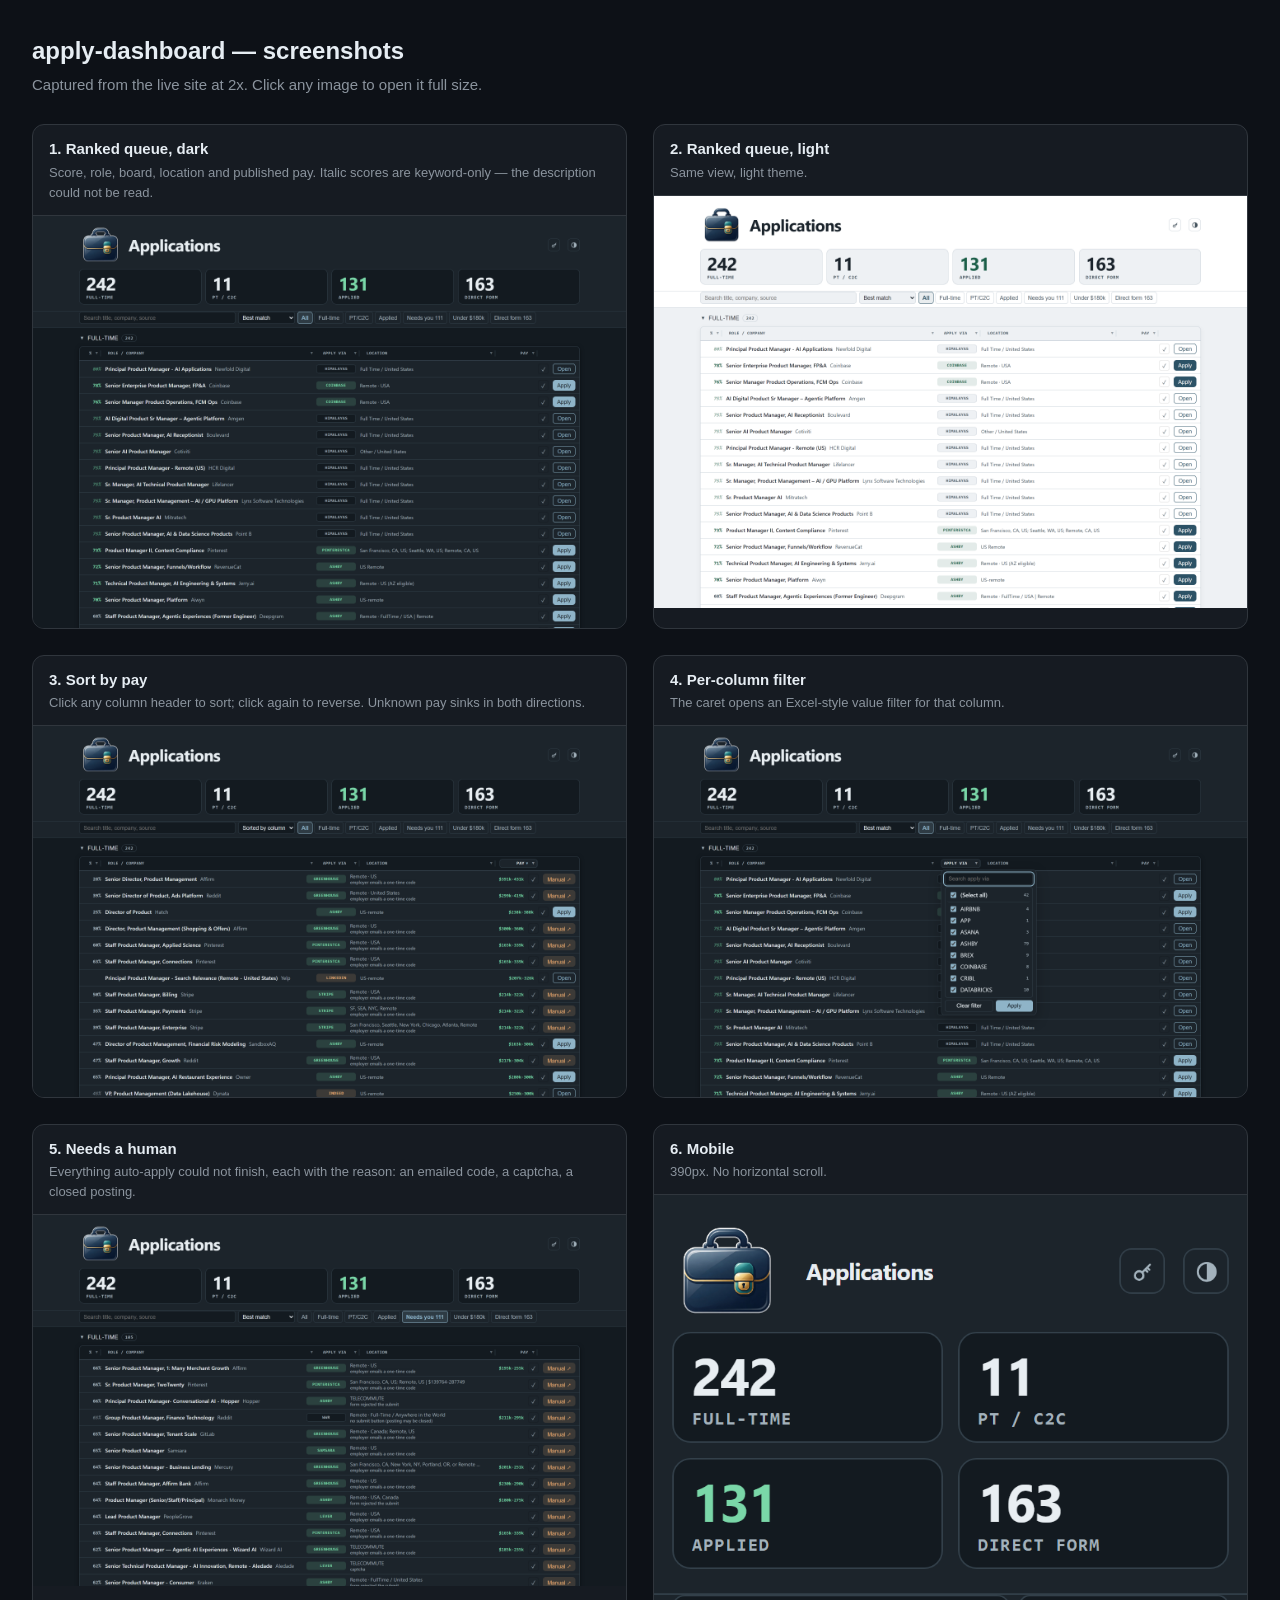
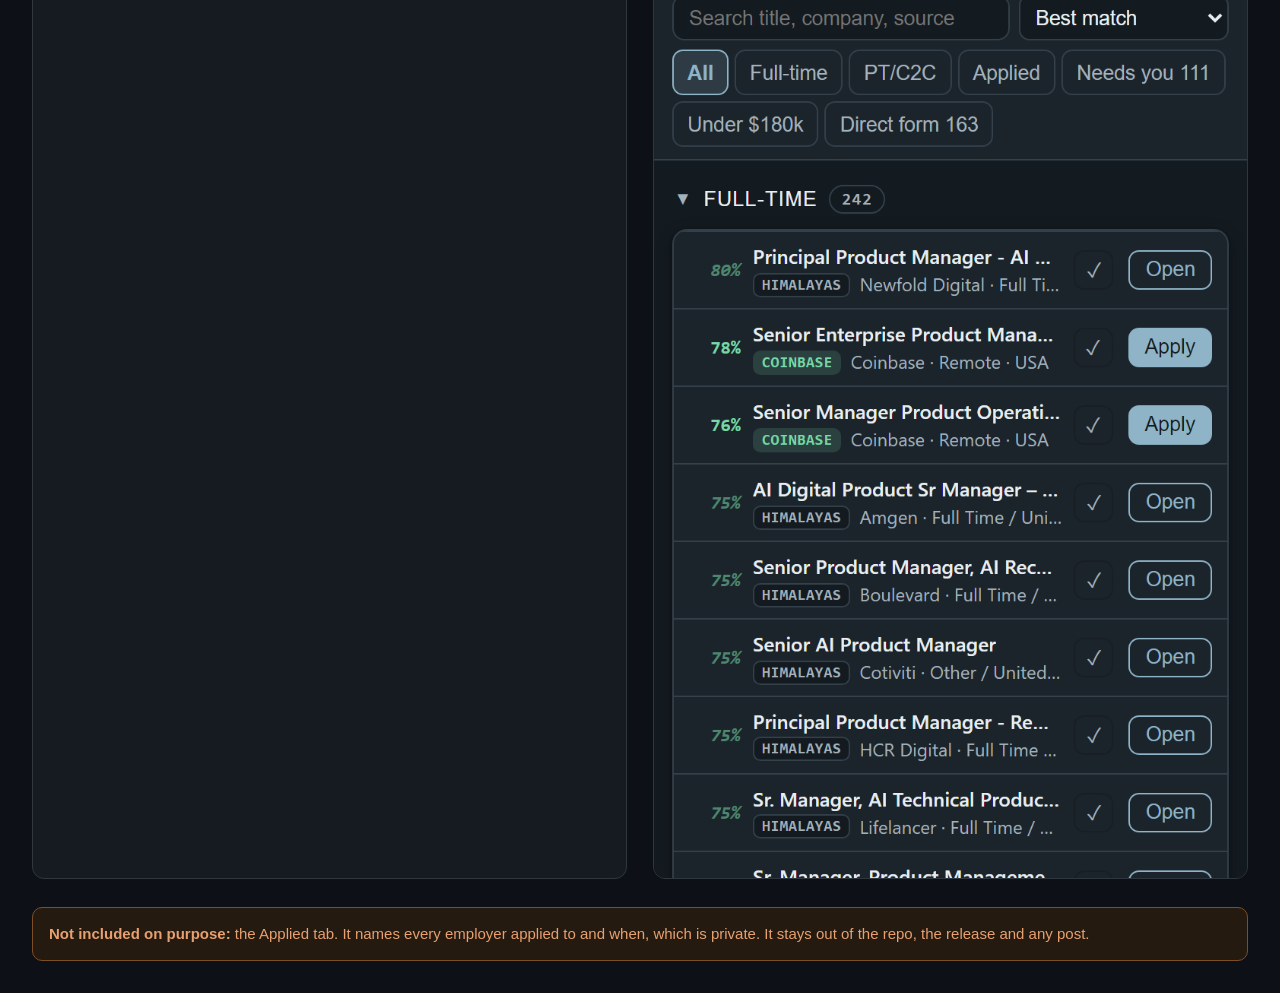
<file: screenshots/gallery.html>
<!doctype html><html lang="en"><head><meta charset="utf-8">
<meta name="viewport" content="width=device-width,initial-scale=1">
<title>apply-dashboard screenshots</title>
<style>
 :root{--bg:#0d1117;--card:#161b22;--line:#30363d;--text:#e6edf3;--muted:#8b949e}
 *{box-sizing:border-box} body{margin:0;background:var(--bg);color:var(--text);
  font:15px/1.55 -apple-system,Segoe UI,Roboto,sans-serif;padding:32px}
 h1{margin:0 0 4px;font-size:24px} p.sub{margin:0 0 28px;color:var(--muted)}
 .grid{display:grid;gap:26px;grid-template-columns:repeat(auto-fit,minmax(520px,1fr))}
 figure{margin:0;background:var(--card);border:1px solid var(--line);border-radius:12px;overflow:hidden}
 figcaption{padding:12px 16px;border-bottom:1px solid var(--line);font-weight:600}
 figcaption span{display:block;font-weight:400;color:var(--muted);font-size:13px;margin-top:2px}
 img{width:100%;display:block;background:#000}
 .warn{margin:28px 0 0;padding:14px 16px;border:1px solid #7d4e24;background:#241a10;border-radius:10px;color:#e8a070}
</style></head><body>
<h1>apply-dashboard — screenshots</h1>
<p class="sub">Captured from the live site at 2x. Click any image to open it full size.</p>
<div class="grid">
<figure><figcaption>1. Ranked queue, dark<span>Score, role, board, location and published pay. Italic scores are keyword-only — the description could not be read.</span></figcaption><a href="01-ranked-list-dark.png"><img src="01-ranked-list-dark.png" alt="Ranked queue, dark"></a></figure>
<figure><figcaption>2. Ranked queue, light<span>Same view, light theme.</span></figcaption><a href="02-ranked-list-light.png"><img src="02-ranked-list-light.png" alt="Ranked queue, light"></a></figure>
<figure><figcaption>3. Sort by pay<span>Click any column header to sort; click again to reverse. Unknown pay sinks in both directions.</span></figcaption><a href="03-sort-by-pay.png"><img src="03-sort-by-pay.png" alt="Sort by pay"></a></figure>
<figure><figcaption>4. Per-column filter<span>The caret opens an Excel-style value filter for that column.</span></figcaption><a href="04-column-filter.png"><img src="04-column-filter.png" alt="Per-column filter"></a></figure>
<figure><figcaption>5. Needs a human<span>Everything auto-apply could not finish, each with the reason: an emailed code, a captcha, a closed posting.</span></figcaption><a href="05-needs-a-human.png"><img src="05-needs-a-human.png" alt="Needs a human"></a></figure>
<figure><figcaption>6. Mobile<span>390px. No horizontal scroll.</span></figcaption><a href="07-mobile.png"><img src="07-mobile.png" alt="Mobile"></a></figure>
</div>
<p class="warn"><strong>Not included on purpose:</strong> the Applied tab. It names every employer applied to and when, which is private. It stays out of the repo, the release and any post.</p>
</body></html>
</file>
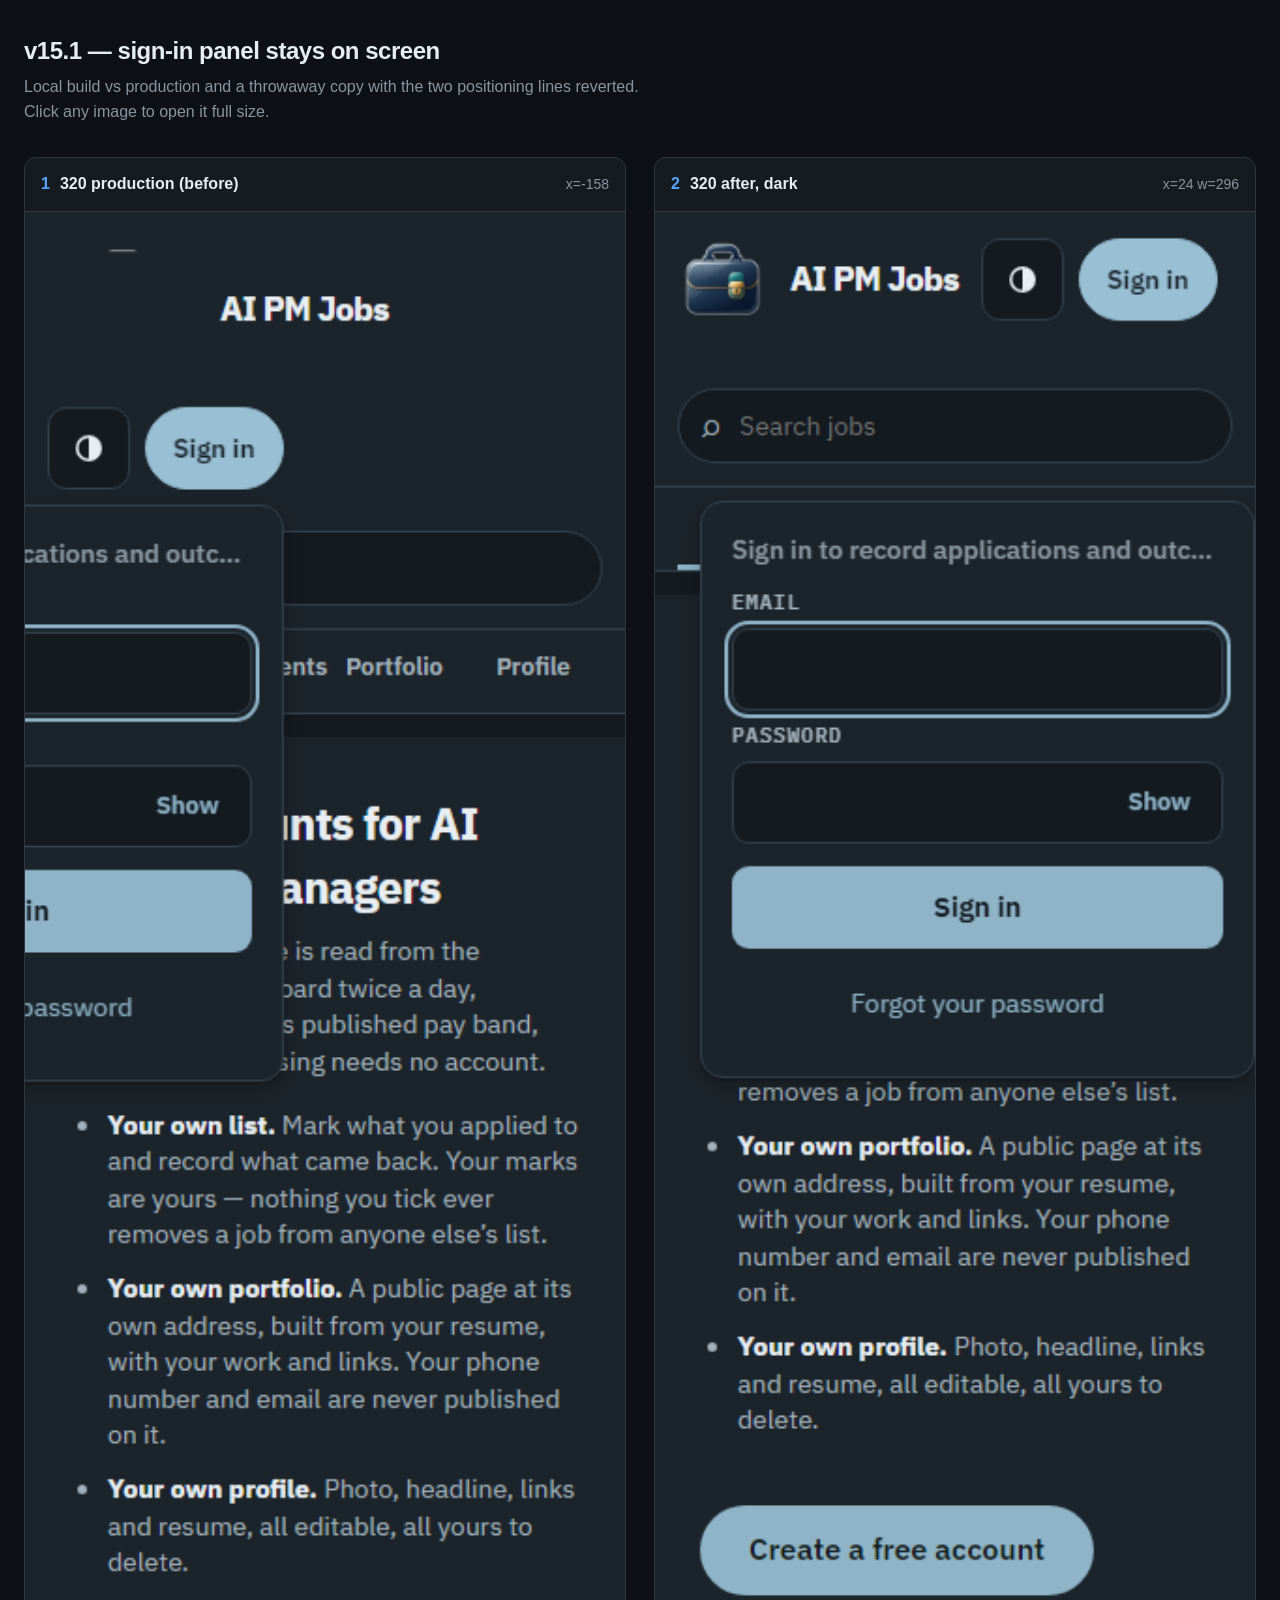
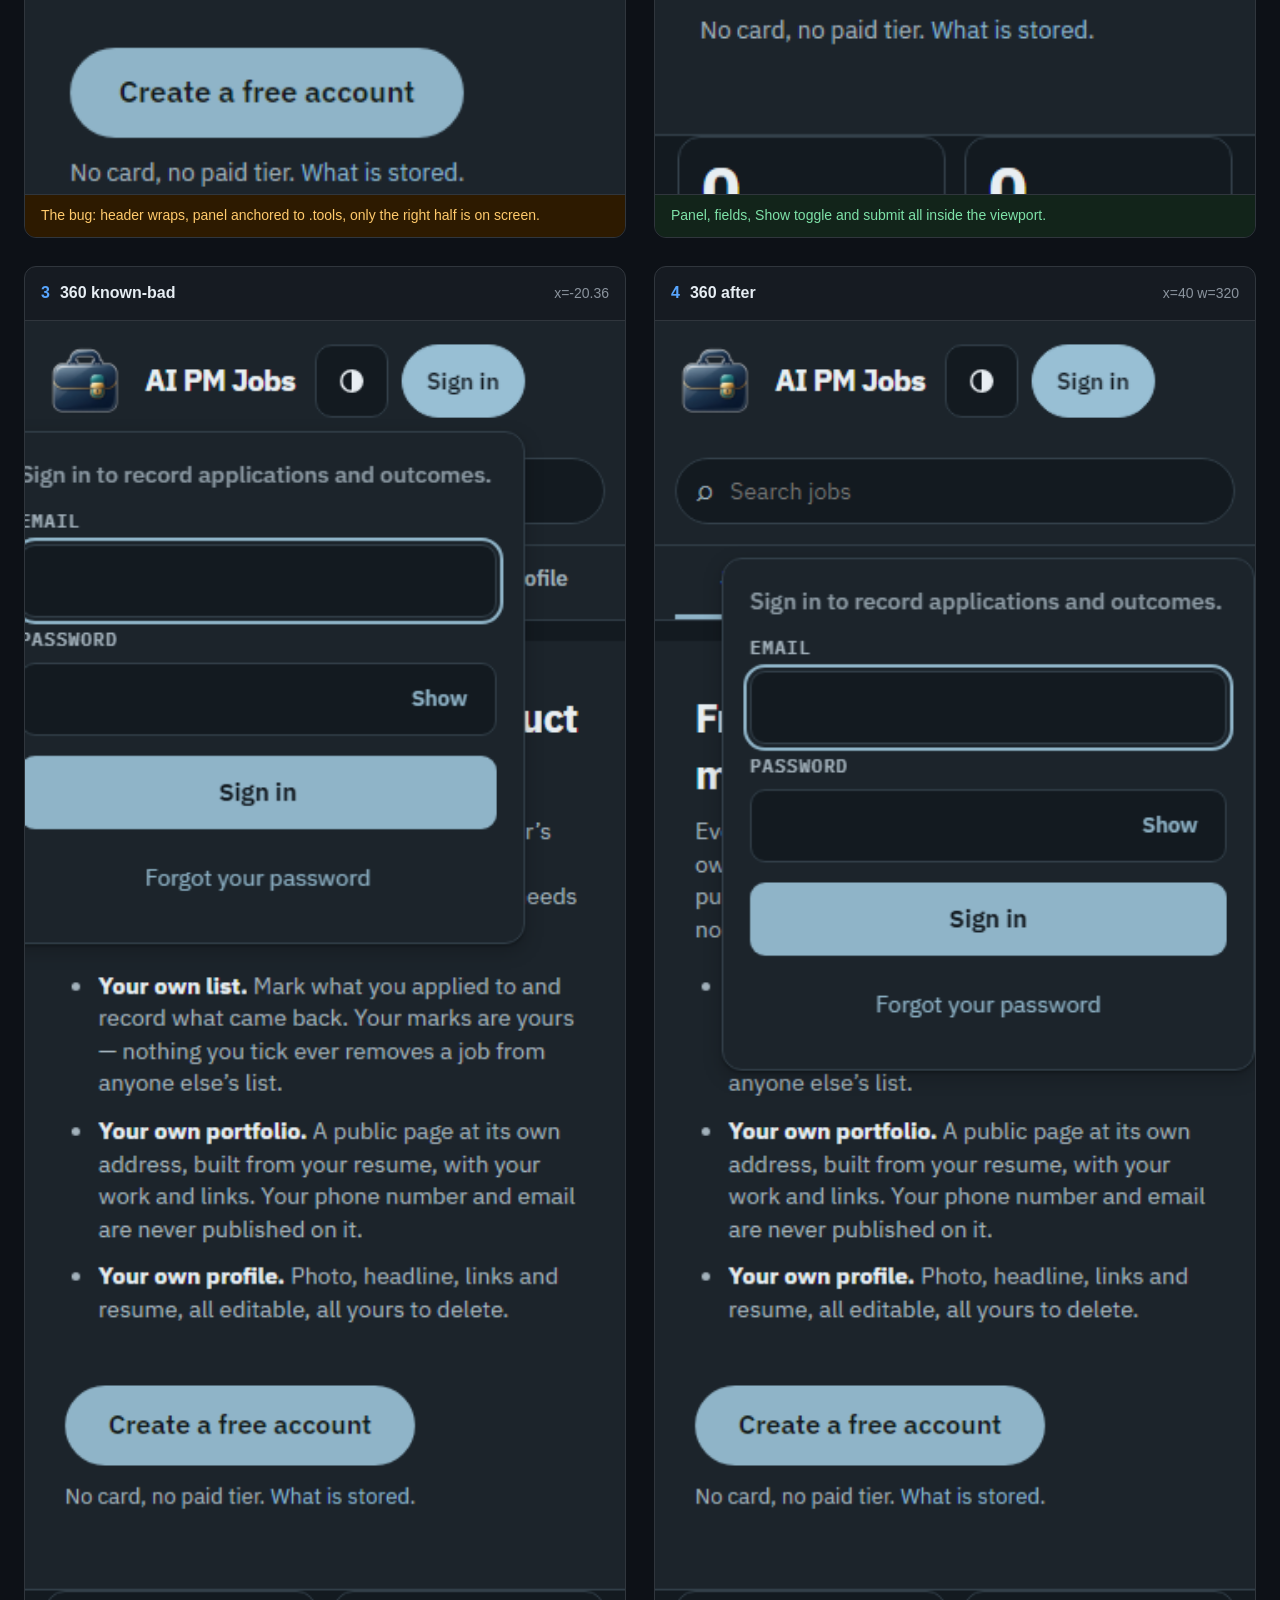
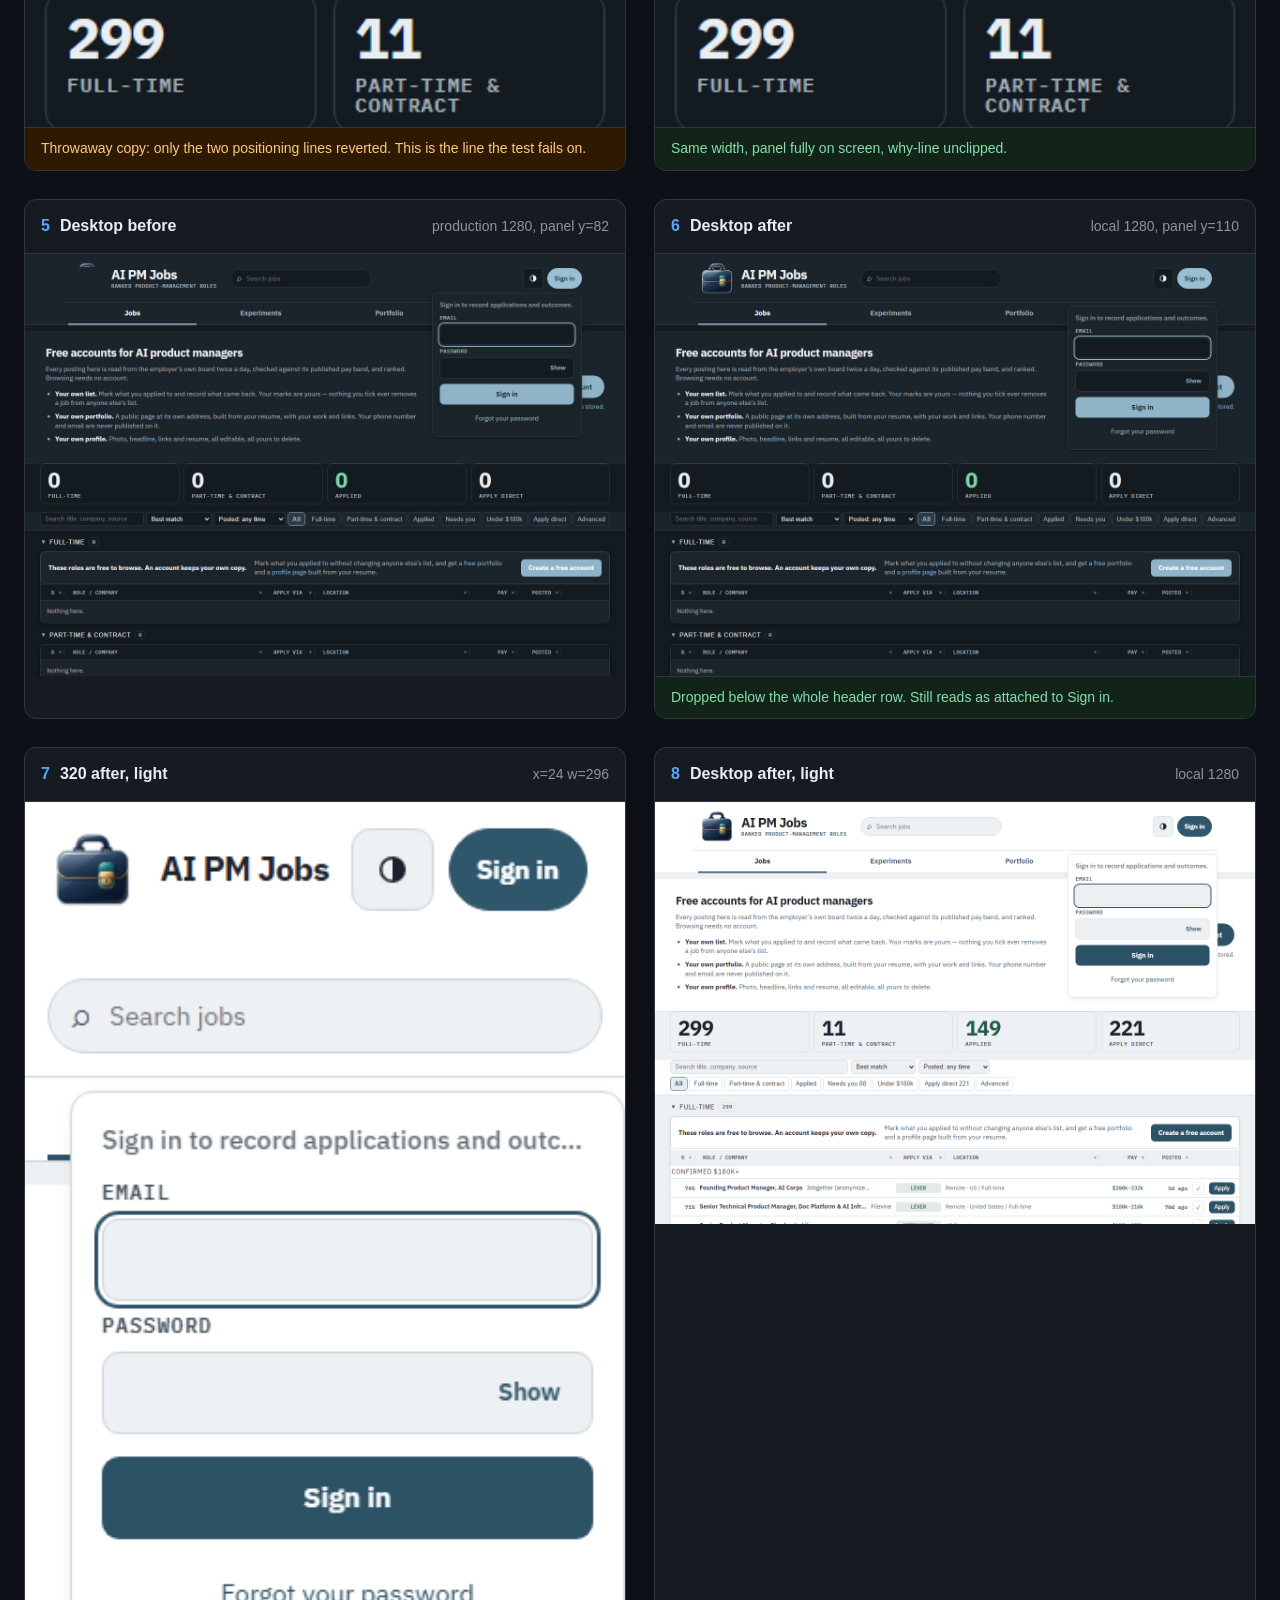
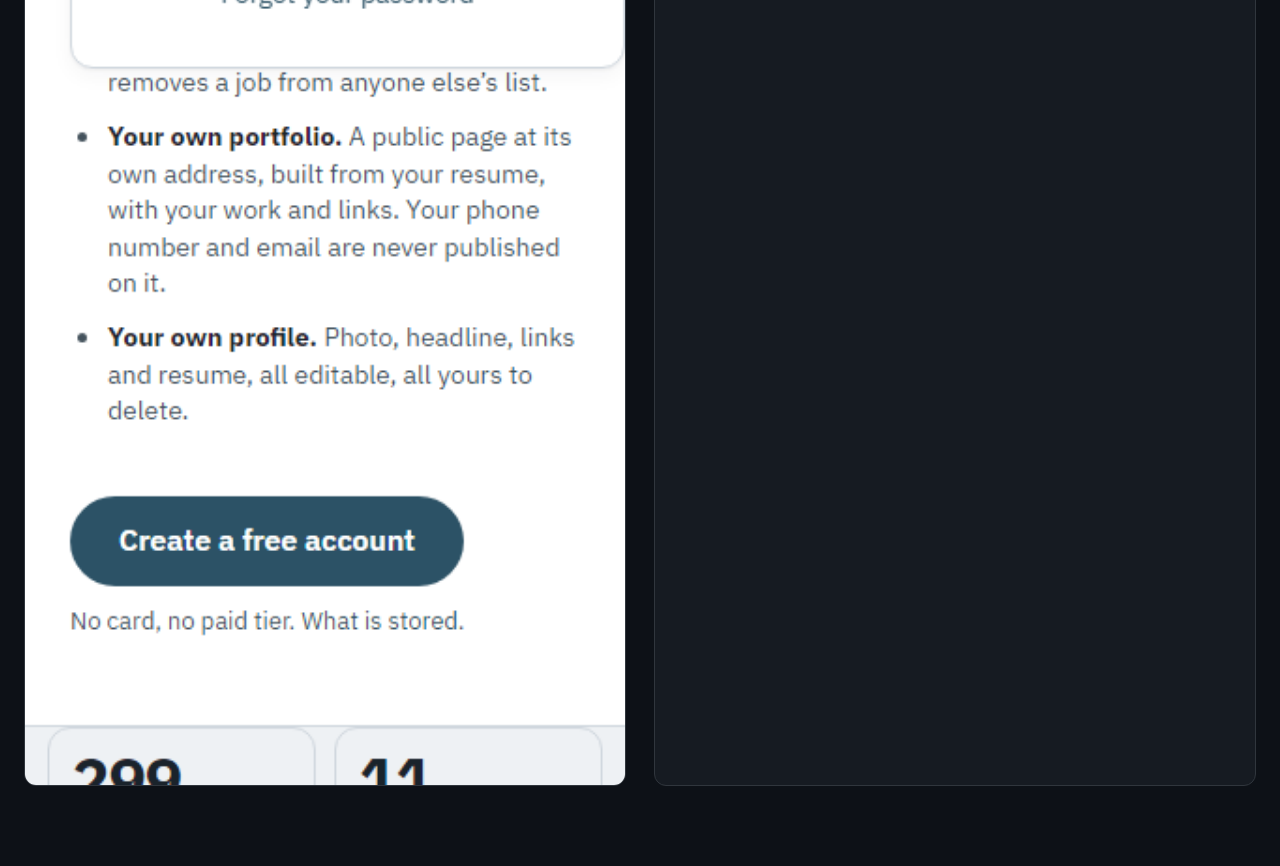
<file: screenshots/v15.1/gallery.html>
<!doctype html>
<html lang="en">
<head>
<meta charset="utf-8">
<meta name="viewport" content="width=device-width,initial-scale=1">
<title>v15.1 — sign-in panel on a phone</title>
<style>
  :root { color-scheme: dark; }
  * { box-sizing: border-box; }
  body {
    margin: 0; padding: 32px 24px 80px;
    background: #0d1117; color: #e6edf3;
    font: 16px/1.55 -apple-system, "Segoe UI", Roboto, sans-serif;
  }
  h1 { font-size: 24px; margin: 0 0 6px; letter-spacing: -.02em; }
  .lede { color: #8b949e; margin: 0 0 32px; max-width: 70ch; }
  .grid { display: grid; gap: 28px; grid-template-columns: 1fr; max-width: 1600px; margin: 0 auto; }
  @media (min-width: 1100px) { .pair { grid-template-columns: 1fr 1fr; } }
  .pair { display: grid; gap: 28px; }
  figure { margin: 0; background: #161b22; border: 1px solid #30363d; border-radius: 12px; overflow: hidden; }
  .cap { display: flex; gap: 10px; align-items: baseline; padding: 14px 16px; border-bottom: 1px solid #30363d; }
  .n { font-variant-numeric: tabular-nums; color: #58a6ff; font-weight: 700; }
  .name { font-weight: 600; }
  .note { color: #8b949e; font-size: 14px; margin-left: auto; text-align: right; }
  a.shot { display: block; }
  img { display: block; width: 100%; height: auto; background: #000; }
  .flag { padding: 10px 16px; background: #2d1a00; color: #ffca6b; font-size: 14px; border-top: 1px solid #30363d; }
  .ok { padding: 10px 16px; background: #12241a; color: #7ee2a8; font-size: 14px; border-top: 1px solid #30363d; }
</style>
</head>
<body>
<h1>v15.1 — sign-in panel stays on screen</h1>
<p class="lede">Local build vs production and a throwaway copy with the two positioning lines reverted. Click any image to open it full size.</p>

<div class="grid">

  <div class="pair">
    <figure>
      <div class="cap"><span class="n">1</span><span class="name">320 production (before)</span><span class="note">x=-158</span></div>
      <a class="shot" href="phone-320-production.png"><img src="phone-320-production.png" alt="320px production, panel hanging off the left"></a>
      <div class="flag">The bug: header wraps, panel anchored to .tools, only the right half is on screen.</div>
    </figure>
    <figure>
      <div class="cap"><span class="n">2</span><span class="name">320 after, dark</span><span class="note">x=24 w=296</span></div>
      <a class="shot" href="phone-320-after.png"><img src="phone-320-after.png" alt="320px after the fix, dark theme"></a>
      <div class="ok">Panel, fields, Show toggle and submit all inside the viewport.</div>
    </figure>
  </div>

  <div class="pair">
    <figure>
      <div class="cap"><span class="n">3</span><span class="name">360 known-bad</span><span class="note">x=-20.36</span></div>
      <a class="shot" href="phone-360-broken.png"><img src="phone-360-broken.png" alt="360px with positioning reverted, panel hanging off the left"></a>
      <div class="flag">Throwaway copy: only the two positioning lines reverted. This is the line the test fails on.</div>
    </figure>
    <figure>
      <div class="cap"><span class="n">4</span><span class="name">360 after</span><span class="note">x=40 w=320</span></div>
      <a class="shot" href="phone-360-after.png"><img src="phone-360-after.png" alt="360px after the fix"></a>
      <div class="ok">Same width, panel fully on screen, why-line unclipped.</div>
    </figure>
  </div>

  <div class="pair">
    <figure>
      <div class="cap"><span class="n">5</span><span class="name">Desktop before</span><span class="note">production 1280, panel y=82</span></div>
      <a class="shot" href="desktop-before.png"><img src="desktop-before.png" alt="Desktop sign-in panel before, production"></a>
    </figure>
    <figure>
      <div class="cap"><span class="n">6</span><span class="name">Desktop after</span><span class="note">local 1280, panel y=110</span></div>
      <a class="shot" href="desktop-after.png"><img src="desktop-after.png" alt="Desktop sign-in panel after the fix"></a>
      <div class="ok">Dropped below the whole header row. Still reads as attached to Sign in.</div>
    </figure>
  </div>

  <div class="pair">
    <figure>
      <div class="cap"><span class="n">7</span><span class="name">320 after, light</span><span class="note">x=24 w=296</span></div>
      <a class="shot" href="phone-320-after-light.png"><img src="phone-320-after-light.png" alt="320px after the fix, light theme"></a>
    </figure>
    <figure>
      <div class="cap"><span class="n">8</span><span class="name">Desktop after, light</span><span class="note">local 1280</span></div>
      <a class="shot" href="desktop-after-light.png"><img src="desktop-after-light.png" alt="Desktop sign-in panel after the fix, light theme"></a>
    </figure>
  </div>

</div>
</body>
</html>
</file>
